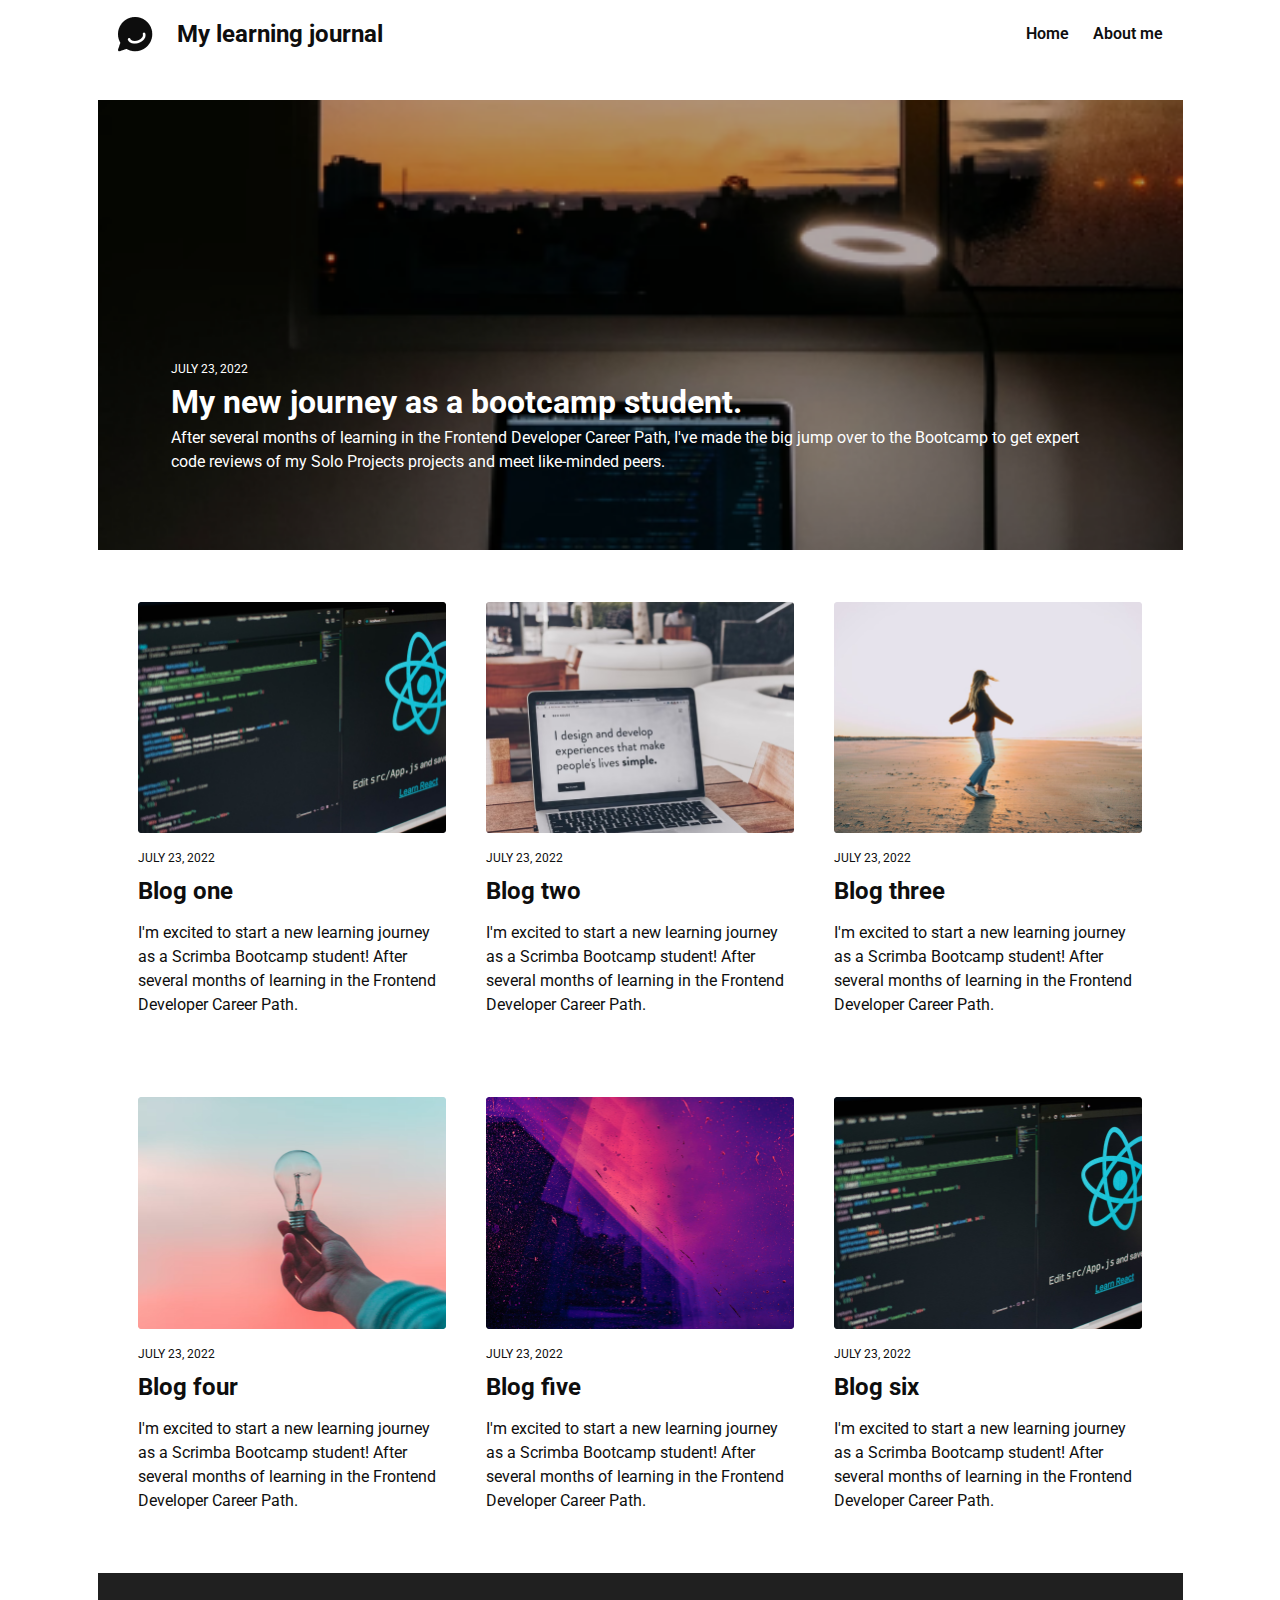
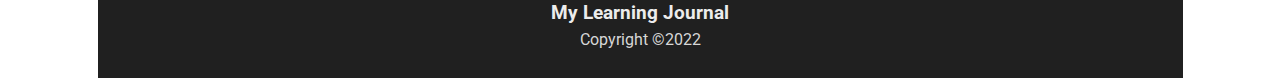
<file: index.html>
<!DOCTYPE html>
<html lang="en">
  <head>
    <meta charset="UTF-8" />
    <meta name="viewport" content="width=device-width, initial-scale=1.0" />
    <link rel="preconnect" href="https://fonts.googleapis.com" />
    <link rel="preconnect" href="https://fonts.gstatic.com" crossorigin />
    <link
      href="https://fonts.googleapis.com/css2?family=Roboto:ital,wght@0,100;0,300;0,400;0,500;0,700;0,900;1,100;1,300;1,400;1,500;1,700;1,900&display=swap"
      rel="stylesheet"
    />
    <link rel="stylesheet" href="reset.css" />
    <link rel="stylesheet" href="style.css" />
    <title>Document</title>
  </head>
  <body>
    <header>
      <nav class="nav container">
        <ul>
          <li class="logo">
            <a href="/"
              ><img src="./img/logo.png" alt="logo" class="logo-imgq" />My
              learning journal</a
            >
          </li>
          <li><a href="/">Home</a></li>
          <li><a href="about.html">About me</a></li>
        </ul>
      </nav>
    </header>

    <main>
      <section class="hero container">
        <a href="article.html">
          <div class="hero-text">
            <h3 class="hero-header">My new journey as a bootcamp student.</h2>
            <p class="hero-paragraph">
              After several months of learning in the Frontend Developer Career
              Path, I've made the big jump over to the Bootcamp to get expert code
              reviews of my Solo Projects projects and meet like-minded peers.
            </p>
            <p class="hero-date">JULY 23, 2022</p>
          </div>
        </a>
      </section>

      <section class="blogs container">
        <!-- Blog -->
        <div class="blog">
          <a href="article.html">
          <img src="./img/blog-image-01.png" alt="Blog Image 1" class="blog-img"/>
          <div class="blog-text">
            <h3 class="blog-header">Blog one</h3>
            <p class="blog-paragraph">
              I'm excited to start a new learning journey as a Scrimba Bootcamp
              student! After several months of learning in the Frontend
              Developer Career Path.
            </p>
            <p class="blog-date">JULY 23, 2022</p>
          </div>
          </a>
        </div>

        <!-- Blog -->
        <div class="blog">
          <a href="article.html">
          <img src="./img/blog-image-02.png" alt="Blog Image 2" class="blog-img"/>
          <div class="blog-text">
            <h3 class="blog-header">Blog two</h3>
            <p class="blog-paragraph">
              I'm excited to start a new learning journey as a Scrimba Bootcamp
              student! After several months of learning in the Frontend
              Developer Career Path.
            </p>
            <p class="blog-date">JULY 23, 2022</p>
          </div>
          </a>
        </div>

        <!-- Blog -->
        <div class="blog">
          <a href="article.html">
          <img src="./img/blog-image-03.png" alt="Blog Image 3" class="blog-img"/>
          <div class="blog-text">
            <h3 class="blog-header">Blog three</h3>
            <p class="blog-paragraph">
              I'm excited to start a new learning journey as a Scrimba Bootcamp
              student! After several months of learning in the Frontend
              Developer Career Path.
            </p>
            <p class="blog-date">JULY 23, 2022</p>
          </div>
          </a>
        </div>

        <!-- Blog -->
        <div class="blog">
          <a href="article.html">
          <img src="./img/blog-image-04.png" alt="Blog Image 4" class="blog-img"/>
          <div class="blog-text">
            <h3 class="blog-header">Blog four</h3>
            <p class="blog-paragraph">
              I'm excited to start a new learning journey as a Scrimba Bootcamp
              student! After several months of learning in the Frontend
              Developer Career Path.
            </p>
            <p class="blog-date">JULY 23, 2022</p>
          </div>
          </a>
        </div>

        <!-- Blog -->
        <div class="blog">
          <a href="article.html">
          <img src="./img/blog-image-05.png" alt="Blog Image 5" class="blog-img"/>
          <div class="blog-text">
            <h3 class="blog-header">Blog five</h3>
            <p class="blog-paragraph">
              I'm excited to start a new learning journey as a Scrimba Bootcamp
              student! After several months of learning in the Frontend
              Developer Career Path.
            </p>
            <p class="blog-date">JULY 23, 2022</p>
          </div>
          </a>
        </div>

        <!-- Blog -->
        <div class="blog">
          <a href="article.html">
          <img src="./img/blog-image-01.png" alt="Blog Image 6" class="blog-img"/>
          <div class="blog-text">
            <h3 class="blog-header">Blog six</h3>
            <p class="blog-paragraph">
              I'm excited to start a new learning journey as a Scrimba Bootcamp
              student! After several months of learning in the Frontend
              Developer Career Path.
            </p>
            <p class="blog-date">JULY 23, 2022</p>
          </div>
          </a>
        </div>
      </section>
    </main>

    <footer class="footer container">
      <h3>My Learning Journal</h3>
      <p>Copyright &copy;2022</p>
    </footer>
  </body>
</html>
</file>
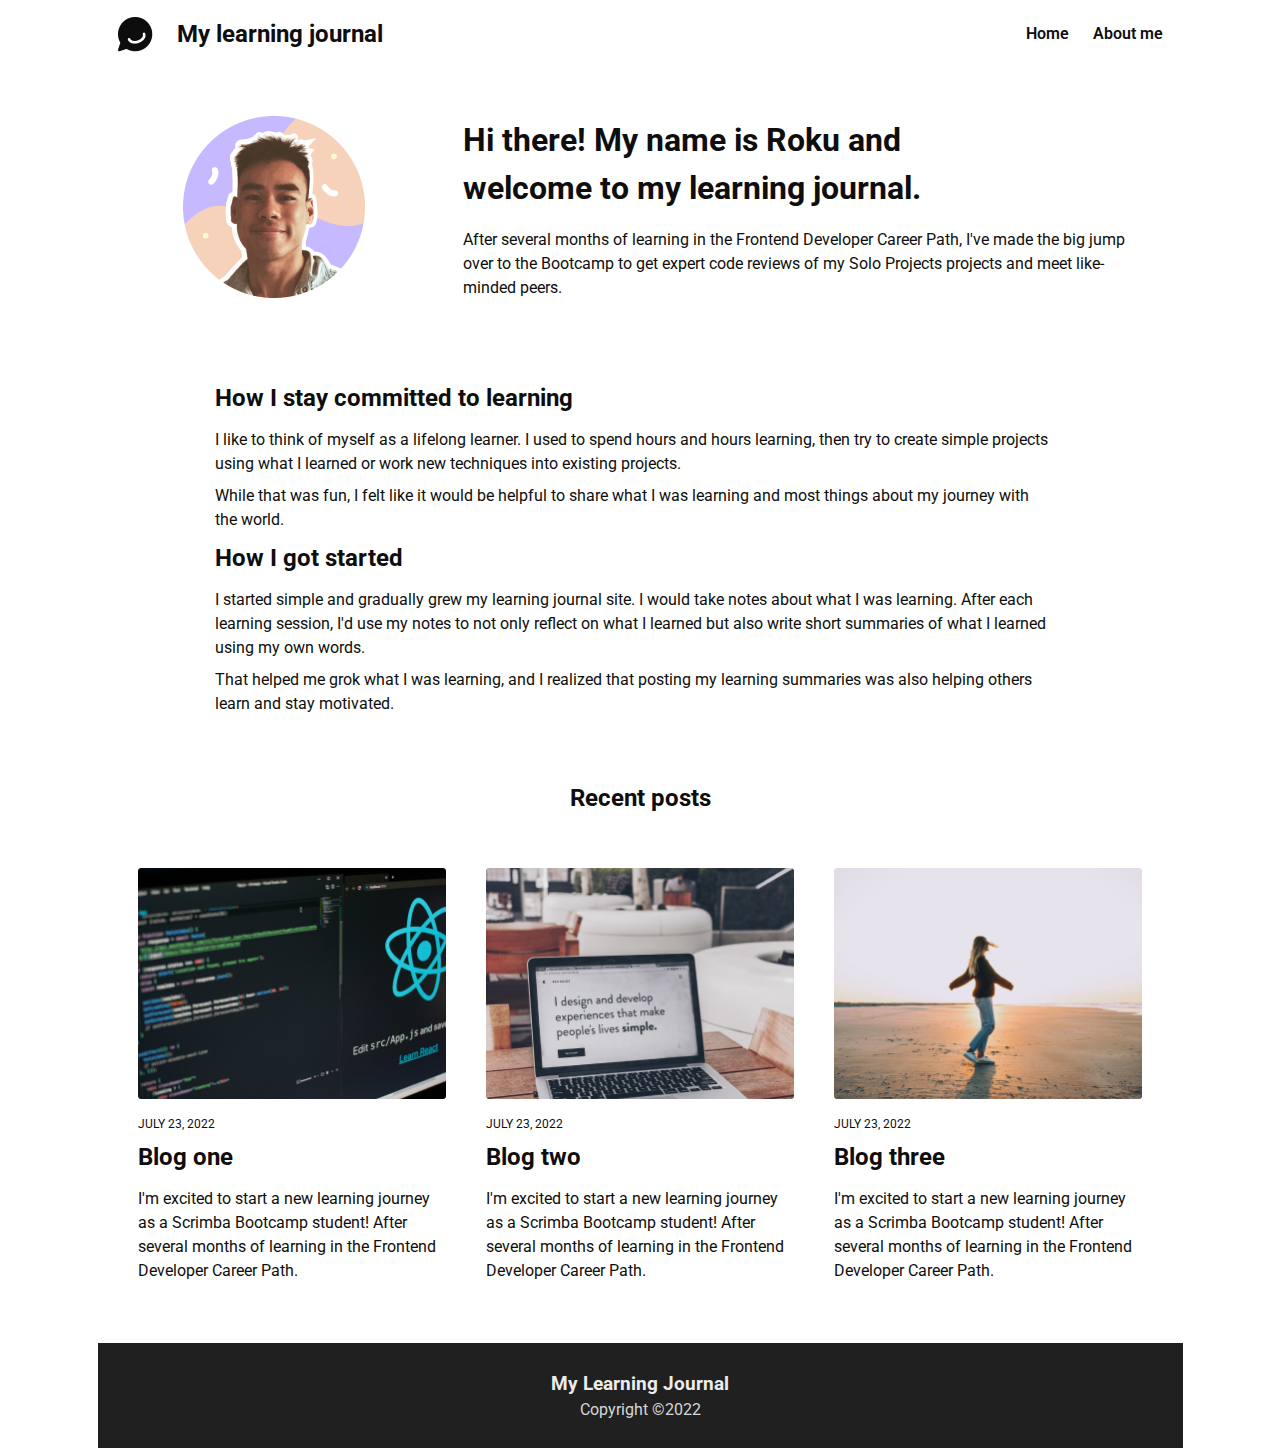
<file: about.html>
<!DOCTYPE html>
<html lang="en">
  <head>
    <meta charset="UTF-8" />
    <meta name="viewport" content="width=device-width, initial-scale=1.0" />
    <link rel="preconnect" href="https://fonts.googleapis.com" />
    <link rel="preconnect" href="https://fonts.gstatic.com" crossorigin />
    <link
      href="https://fonts.googleapis.com/css2?family=Roboto:ital,wght@0,100;0,300;0,400;0,500;0,700;0,900;1,100;1,300;1,400;1,500;1,700;1,900&display=swap"
      rel="stylesheet"
    />
    <link rel="stylesheet" href="reset.css" />
    <link rel="stylesheet" href="style.css" />
    <title>Document</title>
  </head>
  <body>
    <header>
      <nav class="nav container">
        <ul>
          <li class="logo">
            <a href="/"
              ><img src="./img/logo.png" alt="logo" class="logo-imgq" />My
              learning journal</a
            >
          </li>
          <li><a href="/">Home</a></li>
          <li><a href="about.html">About me</a></li>
        </ul>
      </nav>
    </header>

    <main>
      <section class="about-me container">
        <img src="img/profile.png" alt="Profile Image" class="about-img">
        <div class="about-text">
          <h2>Hi there! My name is Roku and welcome to my learning journal.</h2>
          <p>After several months of learning in the Frontend Developer Career Path, I've made the big jump over to the Bootcamp to get expert code reviews of my Solo Projects projects and meet like-minded peers.</p>
        </div>
      </section>
      
      <section class="article container">
        <div class="article-text">
          <h4>How I stay committed to learning</h4>
          <p>
            I like to think of myself as a lifelong learner. I used to spend
            hours and hours learning, then try to create simple projects using
            what I learned or work new techniques into existing projects.
          </p>
          <p>
            While that was fun, I felt like it would be helpful to share what I
            was learning and most things about my journey with the world.
          </p>
          <h4>How I got started</h4>
          <p>
            I started simple and gradually grew my learning journal site. I
            would take notes about what I was learning. After each learning
            session, I'd use my notes to not only reflect on what I learned but
            also write short summaries of what I learned using my own words.
          </p>
          <p>
            That helped me grok what I was learning, and I realized that posting
            my learning summaries was also helping others learn and stay
            motivated.
          </p>
        </div>
      </section>

      <h3 class="recent-post">Recent posts</h3>

      <section class="blogs container">
        <!-- Blog -->
        <div class="blog">
          <a href="article.html">
          <img
            src="./img/blog-image-01.png"
            alt="Blog Image 1"
            class="blog-img"
          />
          <div class="blog-text">
            <h3 class="blog-header">Blog one</h3>
            <p class="blog-paragraph">
              I'm excited to start a new learning journey as a Scrimba Bootcamp
              student! After several months of learning in the Frontend
              Developer Career Path.
            </p>
            <p class="blog-date">JULY 23, 2022</p>
          </div>
          </a>
        </div>

        <!-- Blog -->
        <div class="blog">
          <a href="article.html">
          <img
            src="./img/blog-image-02.png"
            alt="Blog Image 2"
            class="blog-img"
          />
          <div class="blog-text">
            <h3 class="blog-header">Blog two</h3>
            <p class="blog-paragraph">
              I'm excited to start a new learning journey as a Scrimba Bootcamp
              student! After several months of learning in the Frontend
              Developer Career Path.
            </p>
            <p class="blog-date">JULY 23, 2022</p>
          </div>
          </a>
        </div>

        <!-- Blog -->
        <div class="blog">
          <a href="article.html">
          <img
            src="./img/blog-image-03.png"
            alt="Blog Image 3"
            class="blog-img"
          />
          <div class="blog-text">
            <h3 class="blog-header">Blog three</h3>
            <p class="blog-paragraph">
              I'm excited to start a new learning journey as a Scrimba Bootcamp
              student! After several months of learning in the Frontend
              Developer Career Path.
            </p>
            <p class="blog-date">JULY 23, 2022</p>
          </div>
          </a>
        </div>
      </section>
    </main>

    <footer class="footer container">
      <h3>My Learning Journal</h3>
      <p>Copyright &copy;2022</p>
    </footer>
  </body>
</html>
</file>
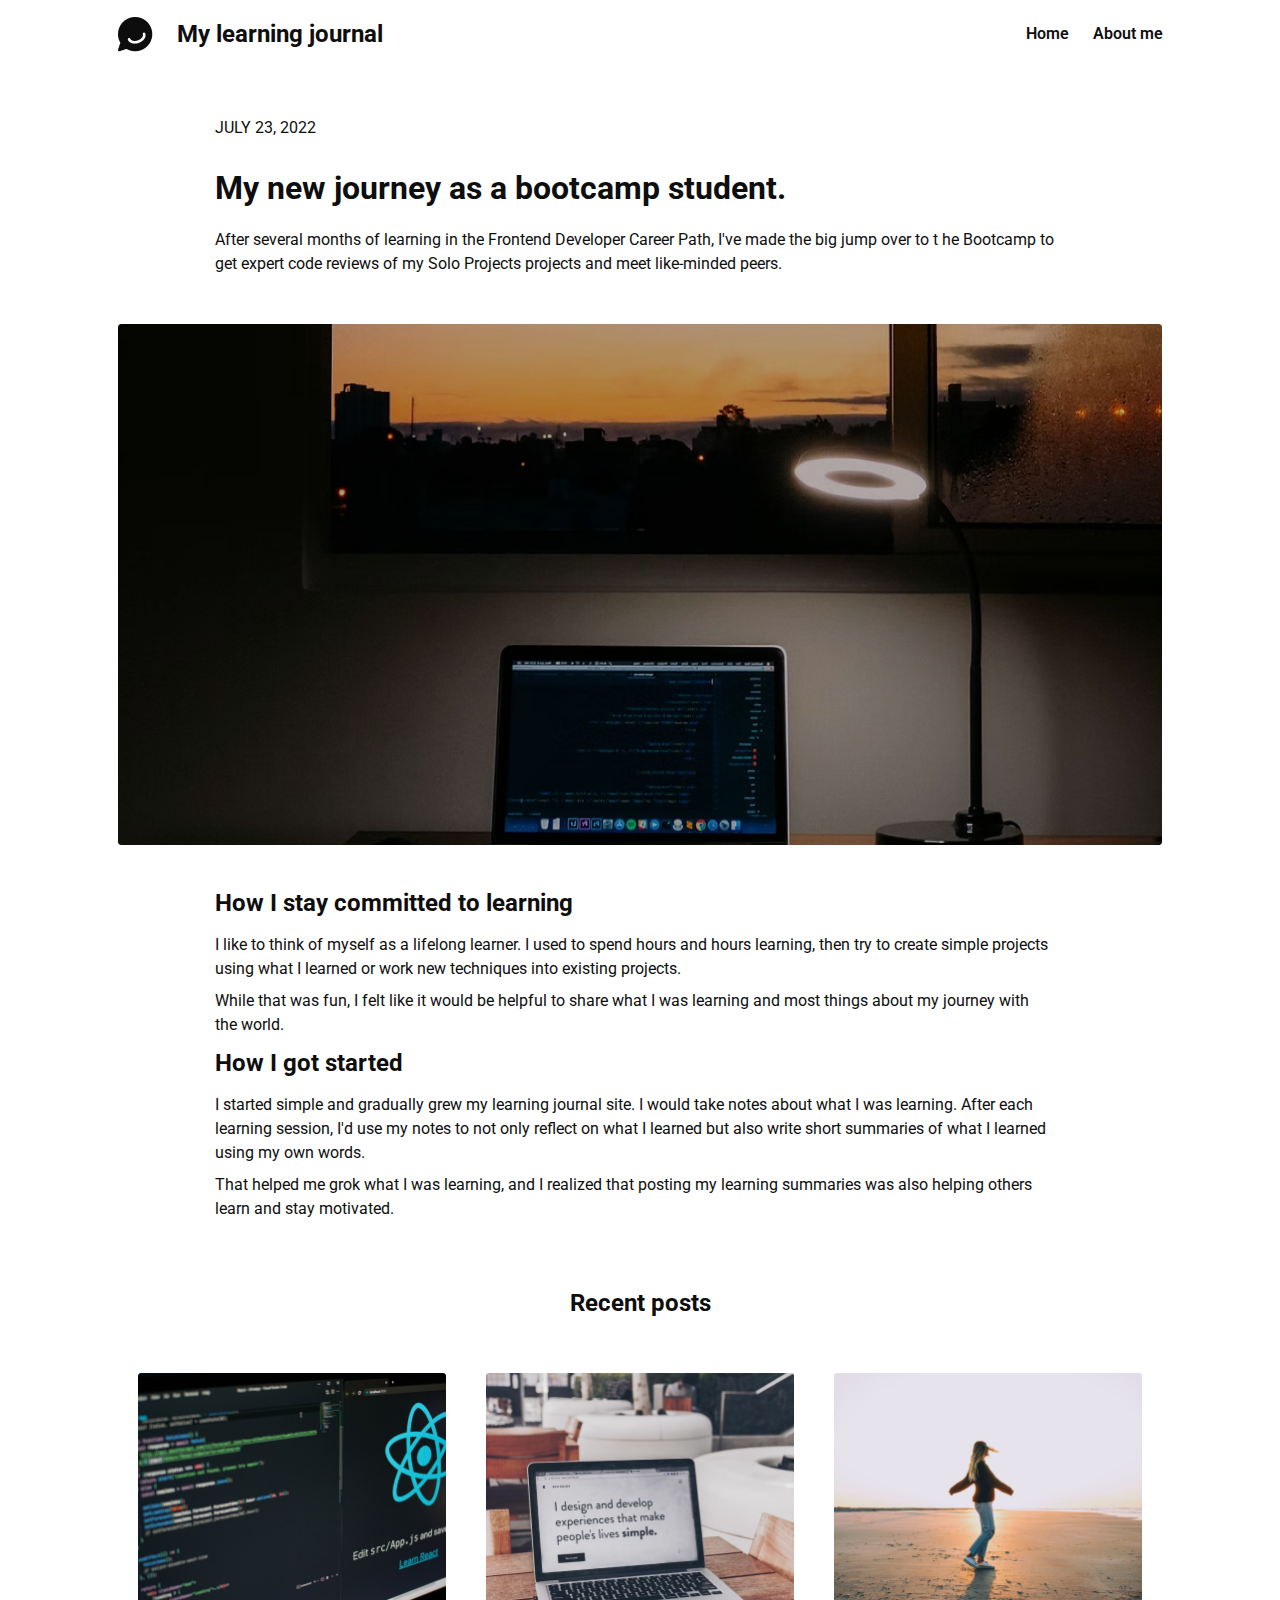
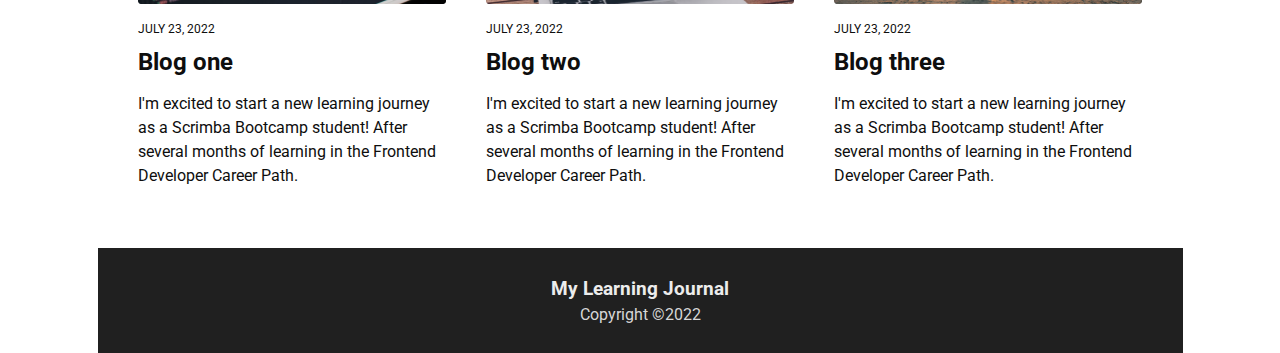
<file: article.html>
<!DOCTYPE html>
<html lang="en">
  <head>
    <meta charset="UTF-8" />
    <meta name="viewport" content="width=device-width, initial-scale=1.0" />
    <link rel="preconnect" href="https://fonts.googleapis.com" />
    <link rel="preconnect" href="https://fonts.gstatic.com" crossorigin />
    <link
      href="https://fonts.googleapis.com/css2?family=Roboto:ital,wght@0,100;0,300;0,400;0,500;0,700;0,900;1,100;1,300;1,400;1,500;1,700;1,900&display=swap"
      rel="stylesheet"
    />
    <link rel="stylesheet" href="reset.css" />
    <link rel="stylesheet" href="style.css" />
    <title>Document</title>
  </head>
  <body>
    <header>
      <nav class="nav container">
        <ul>
          <li class="logo">
            <a href="/"
              ><img src="./img/logo.png" alt="logo" class="logo-imgq" />My
              learning journal</a
            >
          </li>
          <li><a href="/">Home</a></li>
          <li><a href="about.html">About me</a></li>
        </ul>
      </nav>
    </header>

    <main>
      <section class="article container">
        <div class="article-text">
          <h3 class="article-header">My new journey as a bootcamp student.</h3>
          <p class="article-paragraph">
            After several months of learning in the Frontend Developer Career
            Path, I've made the big jump over to t he Bootcamp to get expert
            code reviews of my Solo Projects projects and meet like-minded
            peers.
          </p>
          <p class="article-date">JULY 23, 2022</p>
        </div>

        <img
          src="./img/article-image.png"
          alt="article-image"
          class="article-image"
        />
        <div class="article-text">
          <h4>How I stay committed to learning</h4>
          <p>
            I like to think of myself as a lifelong learner. I used to spend
            hours and hours learning, then try to create simple projects using
            what I learned or work new techniques into existing projects.
          </p>
          <p>
            While that was fun, I felt like it would be helpful to share what I
            was learning and most things about my journey with the world.
          </p>
          <h4>How I got started</h4>
          <p>
            I started simple and gradually grew my learning journal site. I
            would take notes about what I was learning. After each learning
            session, I'd use my notes to not only reflect on what I learned but
            also write short summaries of what I learned using my own words.
          </p>
          <p>
            That helped me grok what I was learning, and I realized that posting
            my learning summaries was also helping others learn and stay
            motivated.
          </p>
        </div>
      </section>

      <h3 class="recent-post">Recent posts</h3>

      <section class="blogs container">
        <!-- Blog -->
        <div class="blog">
          <a href="article.html">
          <img
            src="./img/blog-image-01.png"
            alt="Blog Image 1"
            class="blog-img"
          />
          <div class="blog-text">
            <h3 class="blog-header">Blog one</h3>
            <p class="blog-paragraph">
              I'm excited to start a new learning journey as a Scrimba Bootcamp
              student! After several months of learning in the Frontend
              Developer Career Path.
            </p>
            <p class="blog-date">JULY 23, 2022</p>
          </div>
          </a>
        </div>

        <!-- Blog -->
        <div class="blog">
          <a href="article.html">
          <img
            src="./img/blog-image-02.png"
            alt="Blog Image 2"
            class="blog-img"
          />
          <div class="blog-text">
            <h3 class="blog-header">Blog two</h3>
            <p class="blog-paragraph">
              I'm excited to start a new learning journey as a Scrimba Bootcamp
              student! After several months of learning in the Frontend
              Developer Career Path.
            </p>
            <p class="blog-date">JULY 23, 2022</p>
          </div>
          </a>
        </div>

        <!-- Blog -->
        <div class="blog">
          <a href="article.html">
          <img
            src="./img/blog-image-03.png"
            alt="Blog Image 3"
            class="blog-img"
          />
          <div class="blog-text">
            <h3 class="blog-header">Blog three</h3>
            <p class="blog-paragraph">
              I'm excited to start a new learning journey as a Scrimba Bootcamp
              student! After several months of learning in the Frontend
              Developer Career Path.
            </p>
            <p class="blog-date">JULY 23, 2022</p>
          </div>
          </a>
        </div>
      </section>
    </main>

    <footer class="footer container">
      <h3>My Learning Journal</h3>
      <p>Copyright &copy;2022</p>
    </footer>
  </body>
</html>
</file>
<file: style.css>
* {
  font-family: "Roboto", sans-serif;
  color: #0e0e0e;
  line-height: 1.5;
}

.container {
  max-width: 1085px;
  margin: 0 auto;
  padding: 1em 20px;
}

/* Nav */
.nav {
  margin-bottom: 2em;
}

.nav ul {
  display: flex;
  justify-content: space-between;
  align-items: center;
  gap: 1.5em;
}

.nav a {
  font-size: 0.75rem;
  font-weight: 600;
}

.logo {
  margin-right: auto;
}

.logo-img {
  width: 24px;
}

.logo a {
  display: flex;
  align-items: center;
  gap: 1em;
  font-weight: 700;
}

/* hero */
.hero {
  background-image: url(img/article-image-hero.png);
  background-size: cover;
  width: 100%;
  height: clamp(420px, 50vh, 480px);
}

.hero.container {
  display: flex;
  flex-direction: column;
  justify-content: flex-end;
}

.hero-text {
  display: flex;
  flex-direction: column;
  margin: 1.4em 1.2em;
}

.hero-header,
.hero-paragraph,
.hero-date {
  color: #fff;
}

.hero-header {
  font-size: 2rem;
}

.hero-text {
  font-size: 1rem;
}

.hero-date {
  order: -1;
  font-size: 0.75rem;
}

/* Blog */
.blog {
  display: flex;
  flex-direction: column;
  margin: 2.25em 1.25em;
}

.blog-text {
  display: flex;
  flex-direction: column;
}

.blog-img {
  margin-bottom: 1em;
}

.blog-header,
.blog-paragraph,
.blog-date {
  color: #0e0e0e;
  margin-bottom: 0.5em;
}

.blog-header {
  font-size: 1.5rem;
}

.blog-date {
  order: -1;
  font-size: 0.75rem;
}

/* Footer */
.footer {
  text-align: center;
  height: 105px;
  background-color: #202020;
  display: flex;
  flex-direction: column;
  justify-content: center;
}

.footer h3 {
  color: #ececec;
}

.footer p {
  color: #d7d7d7;
}

/* blog */

.article-text {
  max-width: 850px;
  margin: 0 auto;
  display: flex;
  flex-direction: column;
  margin-bottom: 2.5em;
}

.article-header {
  font-size: 2rem;
  margin: 0.5em 0;
}

.article-header,
.article-paragraph,
.article-date {
  color: #0e0e0e;
  margin-bottom: 0.5em;
}

.article-date {
  order: -1;
}

.article-image {
  margin: 2.5em auto;
}

.recent-post {
  font-size: 1rem;
  font-weight: bold;
  text-align: center;
}

.article-text h4 {
  font-size: 1.5rem;
  margin-bottom: 0.5em;
}

.article-text p {
  font-size: 1rem;
  margin-bottom: 0.5em;
}

.blog-img {
  width: 100%;
  height: auto;
}

/* About */

.about-img {
  margin: 0 auto;
}

.about-text {
  display: flex;
  flex-direction: column;
  justify-content: center;
  margin-bottom: 3em;
  padding: 0em 2em;
}

.about-text h2 {
  font-size: 2rem;
  margin-bottom: 0.5em;
}

@media (min-width: 768px) {
  .logo-img {
    width: 36px;
  }

  .nav .logo a {
    font-size: 1.5rem;
  }

  .nav a {
    font-size: 1rem;
  }

  .hero-text {
    margin: 3.75em 3.3125em;
  }

  .blogs {
    display: flex;
    flex-wrap: wrap;
  }

  .blog {
    flex: 1 300px;
  }

  /* blog */
  .recent-post {
    font-size: 1.5rem;
  }

  /* about */
  .about-me.container {
    display: grid;
    grid-template-columns: 30% 70%;
  }
}
</file>
